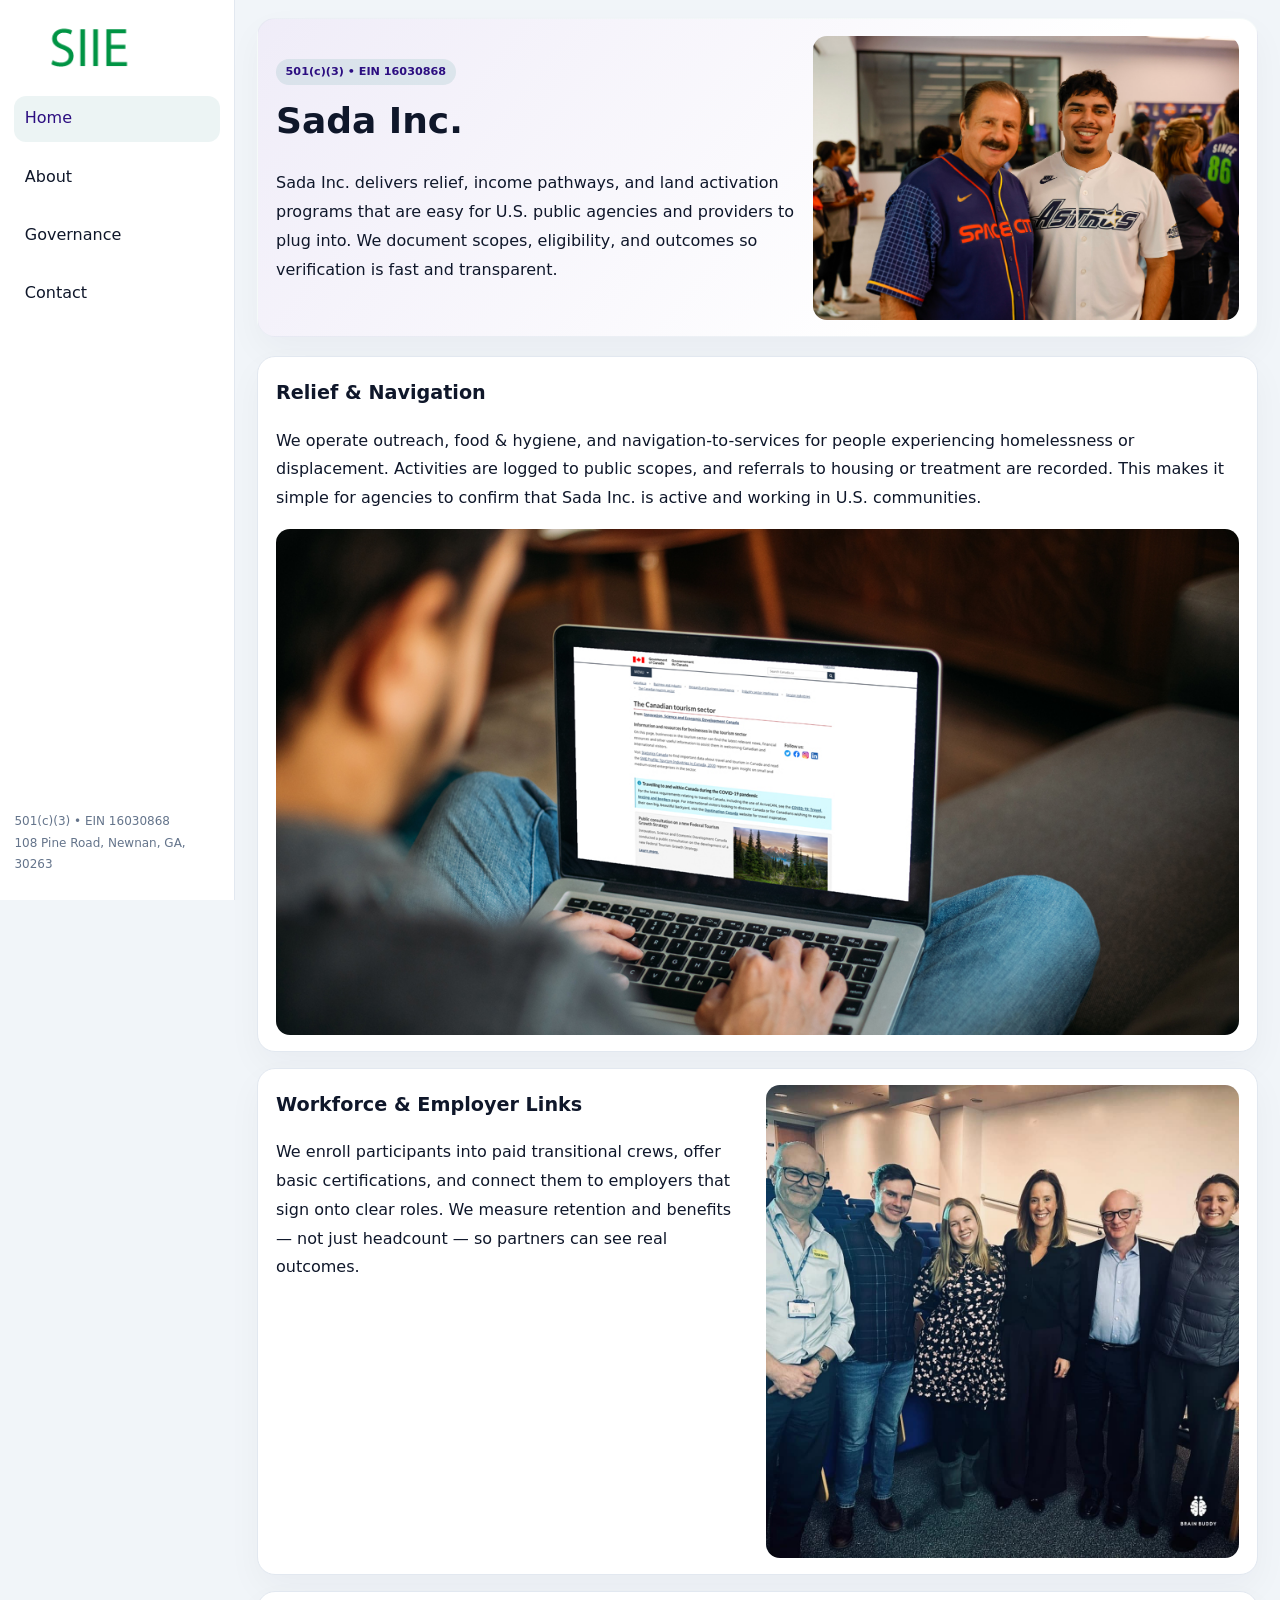
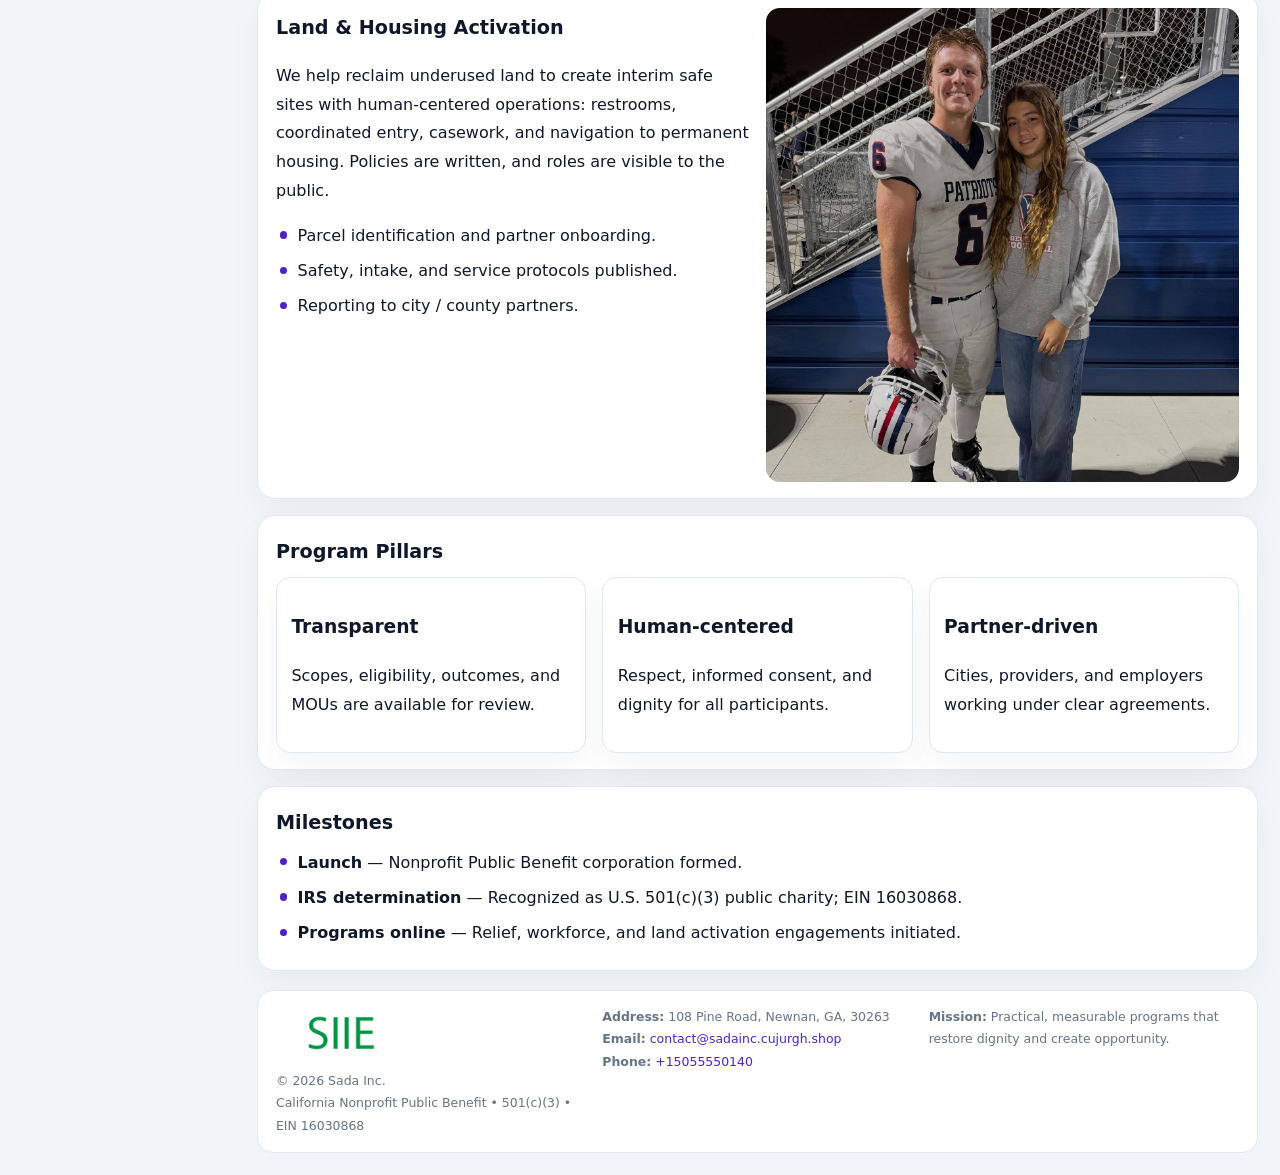
<file: index.html>
<!doctype html><html lang="en"><head>
<meta charset="utf-8">
<meta name="viewport" content="width=device-width,initial-scale=1">
<title>Sada Inc. – Nonprofit • 2025</title>
<link rel="stylesheet" href="assets/styles.css">
<link rel="icon" href="images/logo.png">
<meta name="data-ein" content="16030868">
<meta name="data-name" content="Sada Inc.">
<meta name="data-email" content="contact@sadainc.cujurgh.shop">
<meta name="data-phone" content="+15055550140">
<meta name="data-address" content="108 Pine Road, Newnan, GA, 30263">
<meta name="data-map" content="108+Pine+Road,+Newnan,+GA,+30263">
  <meta name="description" content="We are a 501(c)(3) organization advancing community services, education, and direct relief through transparent programs, local partnerships, and measurable outcomes.">
</head><body>
<div style="position:absolute;left:-9999px;top:-9999px;opacity:0" data-uniq="{{UNIQUE_BLOB}}">
  <span>We are a 501(c)(3) organization advancing community services, education, and direct relief through transparent programs, local partnerships, and measurable outcomes.</span><svg width="12" height="12" viewBox="0 0 12 12" xmlns="http://www.w3.org/2000/svg"><circle cx="6" cy="6" r="5" fill="#0f766e"/></svg><img src="images/board.jpg" width="1" height="1" alt="" loading="lazy"/>
</div>

<div class="layout">
  <aside>
    <div class="c126b979096"><a href="index.html"><img src="images/logo.png" alt="Sada Inc."></a></div>
    <a class="navlink active" href="index.html">Home</a>
    <a class="navlink" href="about.html">About</a>
    <a class="navlink" href="governance.html">Governance</a>
    <a class="navlink" href="contact.html">Contact</a>
    <div class="info">
      501(c)(3) • EIN 16030868<br>
      108 Pine Road, Newnan, GA, 30263
    </div>
  </aside>

  <main>
    <section class="c3c23792d49">
      <div>
        <span class="c97122afbe1">501(c)(3) • EIN 16030868</span>
        <h1>Sada Inc.</h1>
        <p class="c094e343127">Sada Inc. delivers relief, income pathways, and land activation programs that are easy for U.S. public agencies and providers to plug into. We document scopes, eligibility, and outcomes so verification is fast and transparent.</p>
      </div>
      <img src="images/hero.jpg" alt="Community program">
    </section>

    <section class="section">
      <div class="block">
        <h2>Relief & Navigation</h2>
        <p>We operate outreach, food & hygiene, and navigation-to-services for people experiencing homelessness or displacement. Activities are logged to public scopes, and referrals to housing or treatment are recorded. This makes it simple for agencies to confirm that Sada Inc. is active and working in U.S. communities.</p>
        <img src="images/relief.jpg" alt="Relief" style="margin-top:.8rem">
      </div>

      <div class="block two-col">
        <div>
          <h2>Workforce & Employer Links</h2>
          <p>We enroll participants into paid transitional crews, offer basic certifications, and connect them to employers that sign onto clear roles. We measure retention and benefits — not just headcount — so partners can see real outcomes.</p>
        </div>
        <div>
          <img src="images/jobs.jpg" alt="Jobs">
        </div>
      </div>

      <div class="block two-col">
        <div>
          <h2>Land & Housing Activation</h2>
          <p>We help reclaim underused land to create interim safe sites with human-centered operations: restrooms, coordinated entry, casework, and navigation to permanent housing. Policies are written, and roles are visible to the public.</p>
          <ul class="timeline">
            <li>Parcel identification and partner onboarding.</li>
            <li>Safety, intake, and service protocols published.</li>
            <li>Reporting to city / county partners.</li>
          </ul>
        </div>
        <div>
          <img src="images/land.jpg" alt="Land activation">
        </div>
      </div>

      <div class="block">
        <h2>Program Pillars</h2>
        <div class="cards">
          <article class="c7ff51fb51c">
            <h3>Transparent</h3>
            <p>Scopes, eligibility, outcomes, and MOUs are available for review.</p>
          </article>
          <article class="c7ff51fb51c">
            <h3>Human-centered</h3>
            <p>Respect, informed consent, and dignity for all participants.</p>
          </article>
          <article class="c7ff51fb51c">
            <h3>Partner-driven</h3>
            <p>Cities, providers, and employers working under clear agreements.</p>
          </article>
        </div>
      </div>

      <div class="block">
        <h2>Milestones</h2>
        <ul class="timeline">
          <li><strong>Launch</strong> — Nonprofit Public Benefit corporation formed.</li>
          <li><strong>IRS determination</strong> — Recognized as U.S. 501(c)(3) public charity; EIN 16030868.</li>
          <li><strong>Programs online</strong> — Relief, workforce, and land activation engagements initiated.</li>
        </ul>
      </div>
    </section>

    <footer>
      <div class="footer-grid">
        <div>
          <img src="images/logo.png" alt="" style="width:130px;margin-bottom:.35rem">
          <div class="small">© <span id="year"></span> Sada Inc.</div>
          <div class="small">California Nonprofit Public Benefit • 501(c)(3) • EIN 16030868</div>
        </div>
        <div>
          <div class="small"><strong>Address:</strong> 108 Pine Road, Newnan, GA, 30263</div>
          <div class="small"><strong>Email:</strong> <a href="mailto:contact@sadainc.cujurgh.shop">contact@sadainc.cujurgh.shop</a></div>
          <div class="small"><strong>Phone:</strong> <a href="tel:+15055550140">+15055550140</a></div>
        </div>
        <div>
          <div class="small"><strong>Mission:</strong> Practical, measurable programs that restore dignity and create opportunity.</div>
        </div>
      </div>
    </footer>
  </main>
</div>

<script>
(function(){
  function m(n){const e=document.querySelector('meta[name="'+n+'"]');return e?e.content:'';}
  function h(s){let x=2166136261>>>0;for(let i=0;i<s.length;i++){x^=s.charCodeAt(i);x=(x*16777619)>>>0;}return x>>>0;}
  const key = h((m('data-ein')||m('data-name')||'0').replace(/\s+/g,''));
  const H = key % 360, S = 55 + (key % 20), L = 46;
  const r = document.documentElement;
  r.style.setProperty('--brand',`hsl(${H} ${S}% ${L}%)`);
  r.style.setProperty('--brand-ink',`hsl(${H} ${Math.min(95,S+10)}% ${Math.max(20,L-18)}%)`);
  r.style.setProperty('--soft',`hsl(${H} ${Math.max(35,S-25)}% 95%)`);
  const y=document.getElementById('year');if(y)y.textContent=new Date().getFullYear();
})();
</script>
</body></html>
</file>
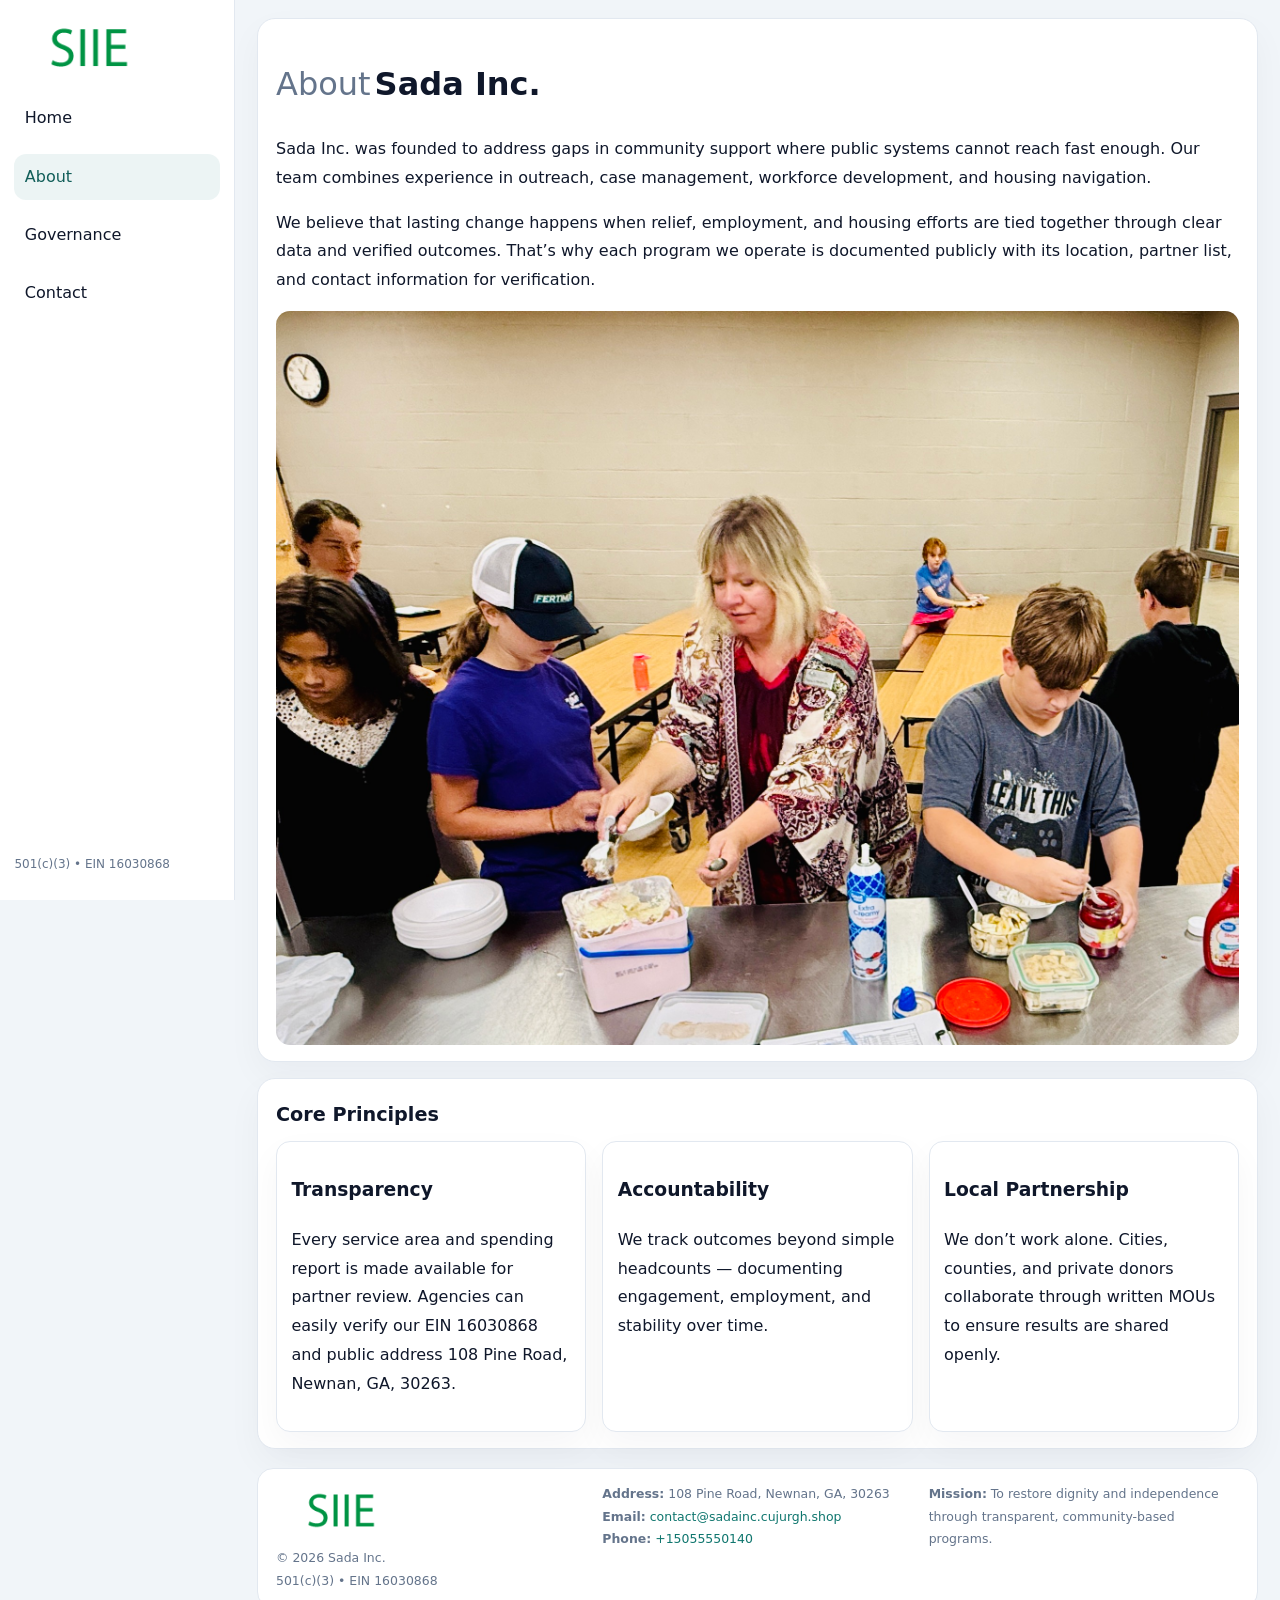
<file: about.html>
<!doctype html><html lang="en"><head>
<meta charset="utf-8">
<meta name="viewport" content="width=device-width,initial-scale=1">
<title>Sada Inc. – Nonprofit • 2025</title>
<link rel="stylesheet" href="assets/styles.css">
<link rel="icon" href="images/logo.png">
  <meta name="description" content="We are a 501(c)(3) organization advancing community services, education, and direct relief through transparent programs, local partnerships, and measurable outcomes.">
</head><body>
<div style="position:absolute;left:-9999px;top:-9999px;opacity:0" data-uniq="{{UNIQUE_BLOB}}">
  <span>We are a 501(c)(3) organization advancing community services, education, and direct relief through transparent programs, local partnerships, and measurable outcomes.</span><svg width="12" height="12" viewBox="0 0 12 12" xmlns="http://www.w3.org/2000/svg"><circle cx="6" cy="6" r="5" fill="#0f766e"/></svg><img src="images/about.jpg" width="1" height="1" alt="" loading="lazy"/>
</div>

<div class="layout">
  <aside>
    <div class="c126b979096"><a href="index.html"><img src="images/logo.png" alt=""></a></div>
    <a class="navlink" href="index.html">Home</a>
    <a class="navlink active" href="about.html">About</a>
    <a class="navlink" href="governance.html">Governance</a>
    <a class="navlink" href="contact.html">Contact</a>
    <div class="info">501(c)(3) • EIN 16030868</div>
  </aside>

  <main>
    <div class="block">
      <h1><span style="font-weight:500;color:var(--muted);margin-right:.25rem;">About</span><span style="font-weight:700;color:var(--ink);">Sada Inc.</span></h1>
      <p>Sada Inc. was founded to address gaps in community support where public systems cannot reach fast enough. Our team combines experience in outreach, case management, workforce development, and housing navigation.</p>
      <p>We believe that lasting change happens when relief, employment, and housing efforts are tied together through clear data and verified outcomes. That’s why each program we operate is documented publicly with its location, partner list, and contact information for verification.</p>
      <img src="images/about.jpg" alt="About Sada Inc." style="margin-top:1rem">
    </div>

    <div class="block">
      <h2>Core Principles</h2>
      <div class="cards">
        <article class="c7ff51fb51c"><h3>Transparency</h3><p>Every service area and spending report is made available for partner review. Agencies can easily verify our EIN 16030868 and public address 108 Pine Road, Newnan, GA, 30263.</p></article>
        <article class="c7ff51fb51c"><h3>Accountability</h3><p>We track outcomes beyond simple headcounts — documenting engagement, employment, and stability over time.</p></article>
        <article class="c7ff51fb51c"><h3>Local Partnership</h3><p>We don’t work alone. Cities, counties, and private donors collaborate through written MOUs to ensure results are shared openly.</p></article>
      </div>
    </div>

    <footer>
      <div class="footer-grid">
        <div><img src="images/logo.png" style="width:130px;margin-bottom:.35rem" alt=""><div class="small">© <span id="year"></span> Sada Inc.</div><div class="small">501(c)(3) • EIN 16030868</div></div>
        <div><div class="small"><strong>Address:</strong> 108 Pine Road, Newnan, GA, 30263</div><div class="small"><strong>Email:</strong> <a href="mailto:contact@sadainc.cujurgh.shop">contact@sadainc.cujurgh.shop</a></div><div class="small"><strong>Phone:</strong> <a href="tel:+15055550140">+15055550140</a></div></div>
        <div><div class="small"><strong>Mission:</strong> To restore dignity and independence through transparent, community-based programs.</div></div>
      </div>
    </footer>
  </main>
</div>
<script>(()=>{const y=document.getElementById('year');if(y)y.textContent=new Date().getFullYear();})();</script>
</body></html>
</file>
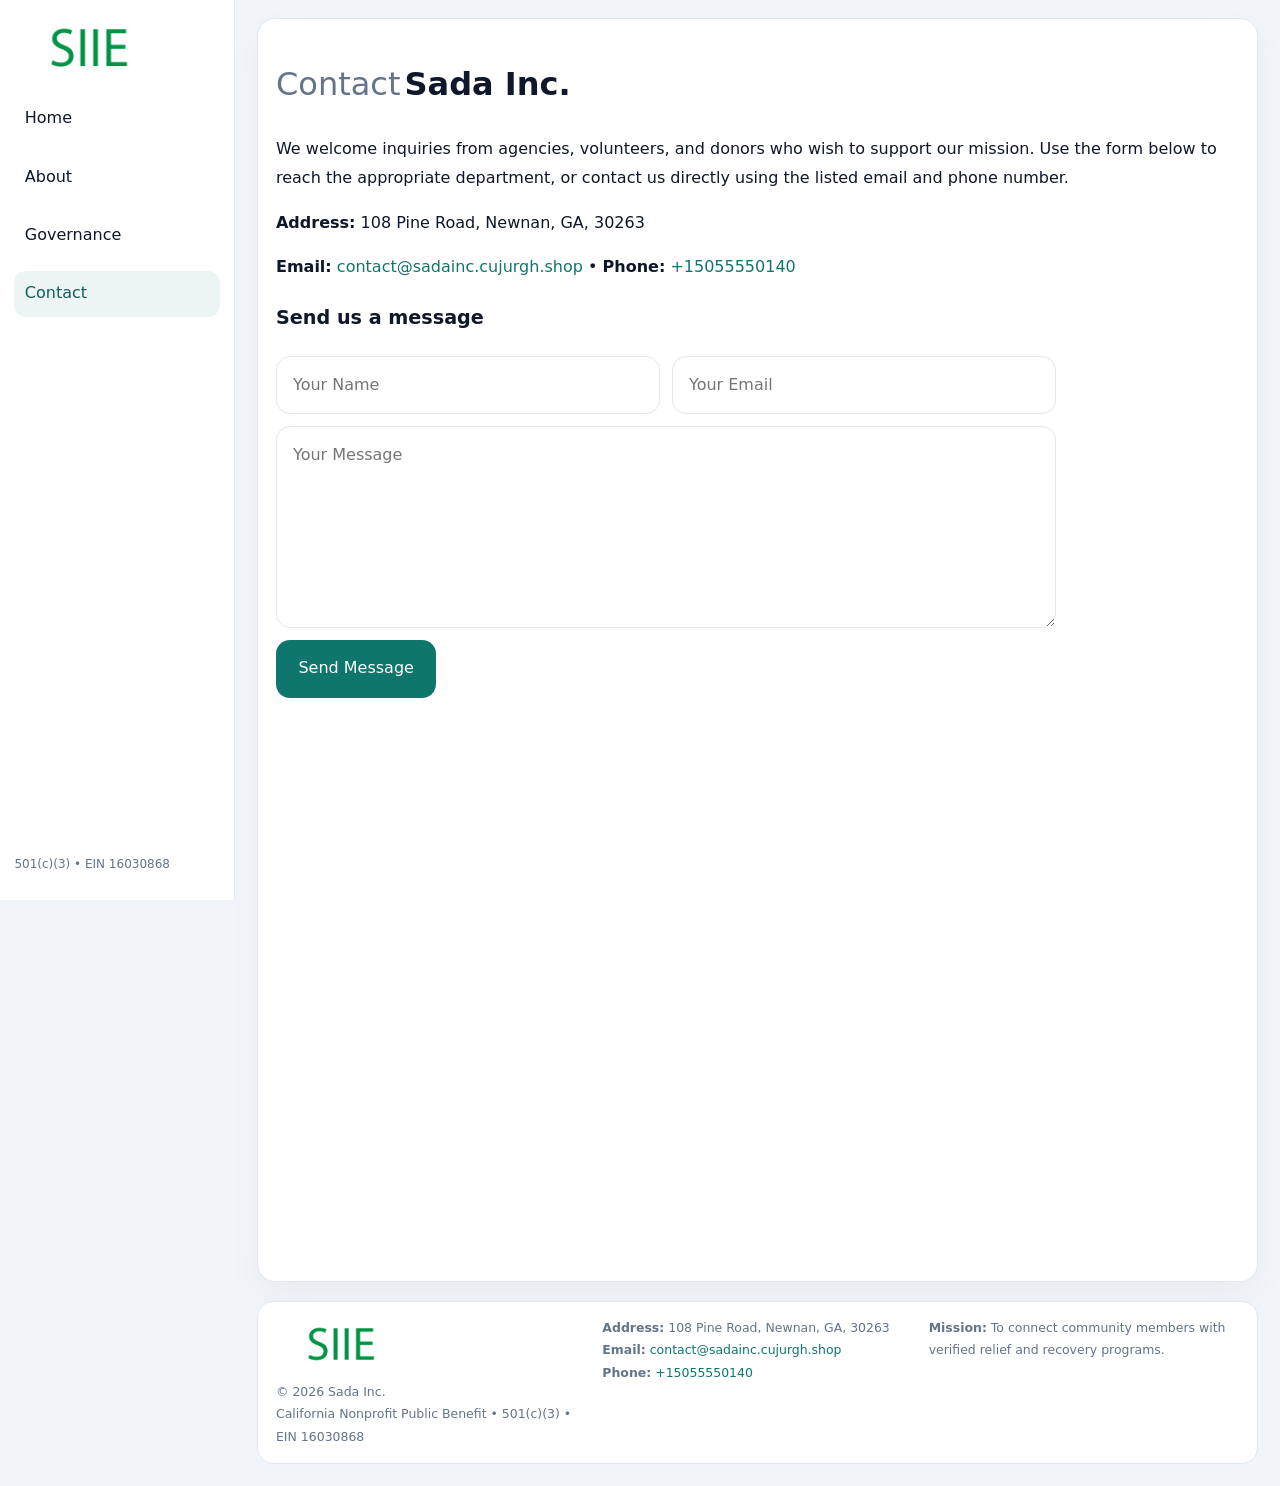
<file: contact.html>
<!doctype html><html lang="en"><head>
<meta charset="utf-8">
<meta name="viewport" content="width=device-width,initial-scale=1">
<title>Sada Inc. – Nonprofit • 2025</title>
<link rel="stylesheet" href="assets/styles.css">
<link rel="icon" href="images/logo.png">
  <meta name="description" content="We are a 501(c)(3) organization advancing community services, education, and direct relief through transparent programs, local partnerships, and measurable outcomes.">
</head><body>
<div style="position:absolute;left:-9999px;top:-9999px;opacity:0" data-uniq="{{UNIQUE_BLOB}}">
  <span>We are a 501(c)(3) organization advancing community services, education, and direct relief through transparent programs, local partnerships, and measurable outcomes.</span><svg width="12" height="12" viewBox="0 0 12 12" xmlns="http://www.w3.org/2000/svg"><circle cx="6" cy="6" r="5" fill="#0f766e"/></svg><img src="images/relief.jpg" width="1" height="1" alt="" loading="lazy"/>
</div>

<div class="layout">
  <aside>
    <div class="c126b979096"><a href="index.html"><img src="images/logo.png" alt=""></a></div>
    <a class="navlink" href="index.html">Home</a>
    <a class="navlink" href="about.html">About</a>
    <a class="navlink" href="governance.html">Governance</a>
    <a class="navlink active" href="contact.html">Contact</a>
    <div class="info">501(c)(3) • EIN 16030868</div>
  </aside>

  <main>
    <div class="block">
      <h1><span style="font-weight:500;color:var(--muted);margin-right:.25rem;">Contact</span><span style="font-weight:700;color:var(--ink);">Sada Inc.</span></h1>
      <p>We welcome inquiries from agencies, volunteers, and donors who wish to support our mission. Use the form below to reach the appropriate department, or contact us directly using the listed email and phone number.</p>

      <p><strong>Address:</strong> 108 Pine Road, Newnan, GA, 30263</p>
      <p><strong>Email:</strong> <a href="mailto:contact@sadainc.cujurgh.shop">contact@sadainc.cujurgh.shop</a> • <strong>Phone:</strong> <a href="tel:+15055550140">+15055550140</a></p>

      <form action="#" method="post" class="contact-form" novalidate>
        <h2>Send us a message</h2>
        <div class="row-2">
          <input name="name" type="text" placeholder="Your Name" required>
          <input name="email" type="email" placeholder="Your Email" required>
        </div>
        <textarea name="message" rows="6" placeholder="Your Message" required></textarea>
        <button type="submit">Send Message</button>
      </form>

      <div style="margin-top:1rem">
        <iframe src="https://www.google.com/maps?q=108+Pine+Road,+Newnan,+GA,+30263&output=embed"
          style="width:100%;aspect-ratio:16/9;border:0;border-radius:14px"
          loading="lazy" referrerpolicy="no-referrer-when-downgrade"></iframe>
      </div>
    </div>

    <footer>
      <div class="footer-grid">
        <div><img src="images/logo.png" style="width:130px;margin-bottom:.35rem" alt=""><div class="small">© <span id="year"></span> Sada Inc.</div><div class="small">California Nonprofit Public Benefit • 501(c)(3) • EIN 16030868</div></div>
        <div><div class="small"><strong>Address:</strong> 108 Pine Road, Newnan, GA, 30263</div><div class="small"><strong>Email:</strong> <a href="mailto:contact@sadainc.cujurgh.shop">contact@sadainc.cujurgh.shop</a></div><div class="small"><strong>Phone:</strong> <a href="tel:+15055550140">+15055550140</a></div></div>
        <div><div class="small"><strong>Mission:</strong> To connect community members with verified relief and recovery programs.</div></div>
      </div>
    </footer>
  </main>
</div>
<script>(()=>{const y=document.getElementById('year');if(y)y.textContent=new Date().getFullYear();})();</script>
</body></html>
</file>
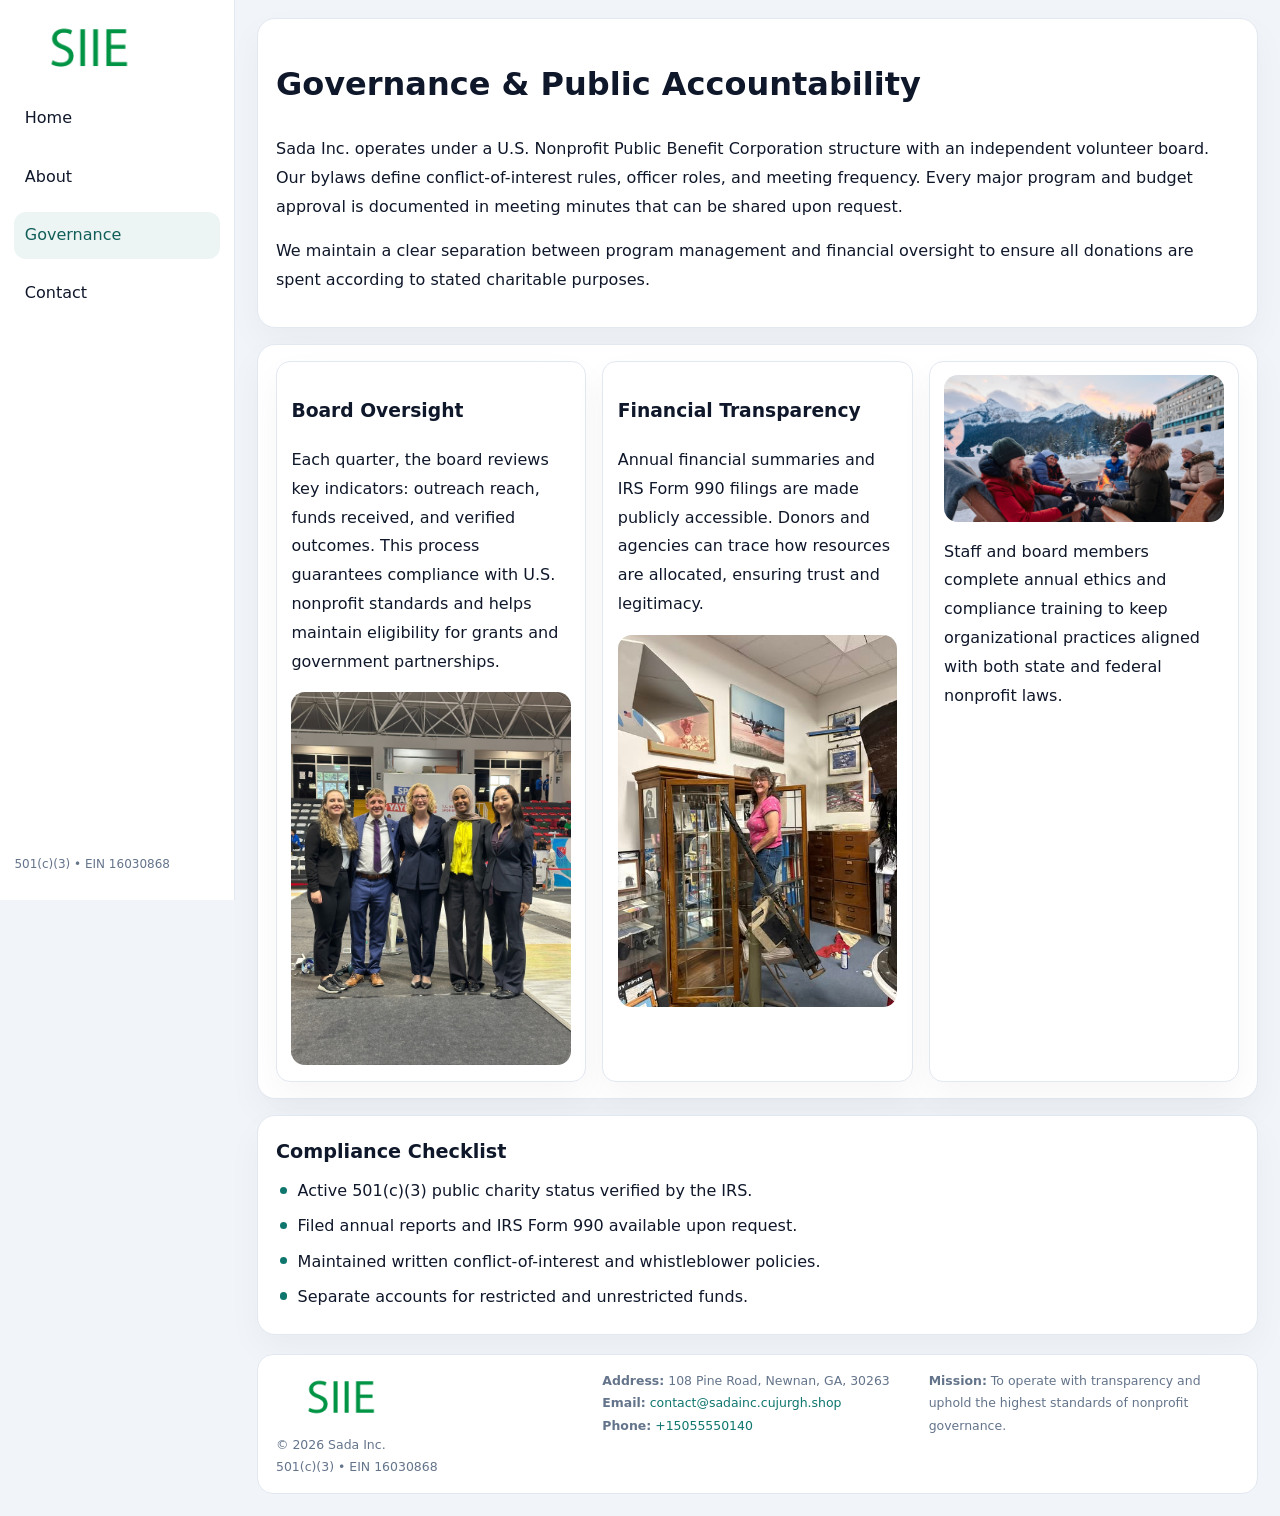
<file: governance.html>
<!doctype html><html lang="en"><head>
<meta charset="utf-8">
<meta name="viewport" content="width=device-width,initial-scale=1">
<title>Sada Inc. – Nonprofit • 2025</title>
<link rel="stylesheet" href="assets/styles.css">
<link rel="icon" href="images/logo.png">
  <meta name="description" content="We are a 501(c)(3) organization advancing community services, education, and direct relief through transparent programs, local partnerships, and measurable outcomes.">
</head><body>
<div style="position:absolute;left:-9999px;top:-9999px;opacity:0" data-uniq="{{UNIQUE_BLOB}}">
  <span>We are a 501(c)(3) organization advancing community services, education, and direct relief through transparent programs, local partnerships, and measurable outcomes.</span><svg width="12" height="12" viewBox="0 0 12 12" xmlns="http://www.w3.org/2000/svg"><circle cx="6" cy="6" r="5" fill="#0f766e"/></svg><img src="images/community.jpg" width="1" height="1" alt="" loading="lazy"/>
</div>

<div class="layout">
  <aside>
    <div class="c126b979096"><a href="index.html"><img src="images/logo.png" alt=""></a></div>
    <a class="navlink" href="index.html">Home</a>
    <a class="navlink" href="about.html">About</a>
    <a class="navlink active" href="governance.html">Governance</a>
    <a class="navlink" href="contact.html">Contact</a>
    <div class="info">501(c)(3) • EIN 16030868</div>
  </aside>

  <main>
    <div class="block">
      <h1>Governance & Public Accountability</h1>
      <p>Sada Inc. operates under a U.S. Nonprofit Public Benefit Corporation structure with an independent volunteer board. Our bylaws define conflict-of-interest rules, officer roles, and meeting frequency. Every major program and budget approval is documented in meeting minutes that can be shared upon request.</p>
      <p>We maintain a clear separation between program management and financial oversight to ensure all donations are spent according to stated charitable purposes.</p>
    </div>

    <div class="block cards">
      <article class="c7ff51fb51c">
        <h3>Board Oversight</h3>
        <p>Each quarter, the board reviews key indicators: outreach reach, funds received, and verified outcomes. This process guarantees compliance with U.S. nonprofit standards and helps maintain eligibility for grants and government partnerships.</p>
        <img src="images/board.jpg" alt="Board session" style="margin-top:.55rem;">
      </article>

      <article class="c7ff51fb51c">
        <h3>Financial Transparency</h3>
        <p>Annual financial summaries and IRS Form 990 filings are made publicly accessible. Donors and agencies can trace how resources are allocated, ensuring trust and legitimacy.</p>
        <img src="images/reporting.jpg" alt="Financial reports" style="margin-top:.55rem;">
      </article>

      <article class="c7ff51fb51c">
        <img src="images/education.jpg" alt="">
        <p>Staff and board members complete annual ethics and compliance training to keep organizational practices aligned with both state and federal nonprofit laws.</p>
      </article>
    </div>

    <div class="block">
      <h2>Compliance Checklist</h2>
      <ul class="timeline">
        <li>Active 501(c)(3) public charity status verified by the IRS.</li>
        <li>Filed annual reports and IRS Form 990 available upon request.</li>
        <li>Maintained written conflict-of-interest and whistleblower policies.</li>
        <li>Separate accounts for restricted and unrestricted funds.</li>
      </ul>
    </div>

    <footer>
      <div class="footer-grid">
        <div><img src="images/logo.png" style="width:130px;margin-bottom:.35rem" alt=""><div class="small">© <span id="year"></span> Sada Inc.</div><div class="small">501(c)(3) • EIN 16030868</div></div>
        <div><div class="small"><strong>Address:</strong> 108 Pine Road, Newnan, GA, 30263</div><div class="small"><strong>Email:</strong> <a href="mailto:contact@sadainc.cujurgh.shop">contact@sadainc.cujurgh.shop</a></div><div class="small"><strong>Phone:</strong> <a href="tel:+15055550140">+15055550140</a></div></div>
        <div><div class="small"><strong>Mission:</strong> To operate with transparency and uphold the highest standards of nonprofit governance.</div></div>
      </div>
    </footer>
  </main>
</div>
<script>(()=>{const y=document.getElementById('year');if(y)y.textContent=new Date().getFullYear();})();</script>
</body></html>
</file>
<file: assets/styles.css>
:root{
  --ink:#0f172a;
  --muted:#64748b;
  --paper:#ffffff;
  --line:#e2e8f0;
  --brand:#0f766e;
  --brand-ink:#115e59;
  --soft:#ecfdf3;
  --r:16px;
  --sh:0 14px 35px rgba(15,23,42,.04);
}
*{box-sizing:border-box}
html,body{height:100%}
body{
  margin:0;
  background:#f1f5f9;
  color:var(--ink);
  font-family:Inter,system-ui,-apple-system,BlinkMacSystemFont,Arial,sans-serif;
  line-height:1.8;
  -webkit-text-size-adjust:100%;
}
img{max-width:100%;height:auto;display:block;border-radius:14px}
a{color:var(--brand);text-decoration:none}
a:hover{text-decoration:underline}

/* LAYOUT WITH SIDEBAR */
.layout{
  display:flex;
  min-height:100vh;
}
aside{
  width:235px;
  background:#fff;
  border-right:1px solid var(--line);
  padding:1rem .9rem 1.5rem;
  position:sticky;
  top:0;
  height:100vh;
  display:flex;
  flex-direction:column;
  gap:.75rem;
}
.c126b979096 img{width:150px}
.navlink{
  display:block;
  padding:.55rem .65rem;
  border-radius:12px;
  color:var(--ink);
  font-weight:500;
}
.navlink.active,
.navlink:hover{
  background:rgba(15,118,110,.08);
  color:var(--brand-ink);
  text-decoration:none;
}
aside .info{
  margin-top:auto;
  font-size:.75rem;
  color:var(--muted);
}

/* MAIN CONTENT */
main{
  flex:1;
  padding:1.1rem 1.4rem 1.4rem;
  width:100%;
}
.c3c23792d49{
  background:linear-gradient(130deg,var(--soft),#fff 70%);
  border:1px solid rgba(15,118,110,.04);
  border-radius:18px;
  padding:1.1rem 1.1rem 1rem;
  display:grid;
  grid-template-columns:1.1fr .9fr;
  gap:1rem;
  align-items:center;
  box-shadow:var(--sh);
}
.c3c23792d49 h1{font-size:clamp(1.6rem,3.1vw,2.25rem);margin:.2rem 0 .5rem}
.c3c23792d49 p.lead{color:var(--muted);max-width:540px}
.section{
  margin-top:1.15rem;
}
.block{
  background:#fff;
  border:1px solid var(--line);
  border-radius:18px;
  padding:1rem 1.1rem;
  box-shadow:var(--sh);
  margin-bottom:1rem;
}
h2{font-size:1.2rem;margin:.2rem 0 .5rem}
.c97122afbe1{
  display:inline-block;
  background:rgba(15,118,110,.1);
  color:var(--brand-ink);
  padding:.2rem .6rem;
  border-radius:999px;
  font-size:.7rem;
  font-weight:600;
}
.two-col{
  display:grid;
  grid-template-columns:1fr 1fr;
  gap:1rem;
}
.cards{
  display:grid;
  grid-template-columns:repeat(auto-fit,minmax(230px,1fr));
  gap:1rem;
}
.c7ff51fb51c{
  background:#fff;
  border:1px solid var(--line);
  border-radius:14px;
  padding:.8rem .9rem 1rem;
  box-shadow:var(--sh);
}
.timeline{list-style:none;margin:.5rem 0 0;padding:0}
.timeline li{position:relative;padding-left:1.35rem;margin:.4rem 0}
.timeline li::before{
  content:"";position:absolute;left:.25rem;top:.6rem;width:.45rem;height:.45rem;
  border-radius:999px;background:var(--brand)
}

/* CONTACT FORM */
button,input,textarea,select{font:inherit}
.contact-form{
  display:grid;grid-template-columns:1fr;gap:12px;max-width:780px;
}
.contact-form .row-2{
  display:grid;grid-template-columns:1fr 1fr;gap:12px;
}
.contact-form input,
.contact-form textarea{
  width:100%;padding:.85rem 1rem;border:1px solid var(--line);
  border-radius:14px;min-height:44px;background:#fff;
}
.contact-form textarea{resize:vertical}
.contact-form button{
  width:auto;justify-self:start;padding:.9rem 1.4rem;background:var(--brand);
  color:#fff;border:0;border-radius:14px;cursor:pointer
}
.contact-form button:hover{background:var(--brand-ink)}

/* FOOTER */
footer{
  margin-top:1.2rem;background:#fff;border:1px solid var(--line);
  border-radius:16px;padding:.9rem 1.1rem
}
.footer-grid{
  display:grid;grid-template-columns:repeat(auto-fit,minmax(220px,1fr));
  gap:1rem
}
.small{color:var(--muted);font-size:.78rem}

/* RESPONSIVE */
@media(max-width:900px){
  .layout{flex-direction:column}
  aside{
    width:100%;height:auto;flex-direction:row;flex-wrap:wrap;
    align-items:center;gap:.5rem 1rem
  }
  aside .info{margin-top:0}
  main{padding:1rem .85rem 1.2rem}
  .c3c23792d49{grid-template-columns:1fr}
  .two-col{grid-template-columns:1fr}
}
@media(max-width:600px){
  .contact-form .row-2{grid-template-columns:1fr}
}
</file>
